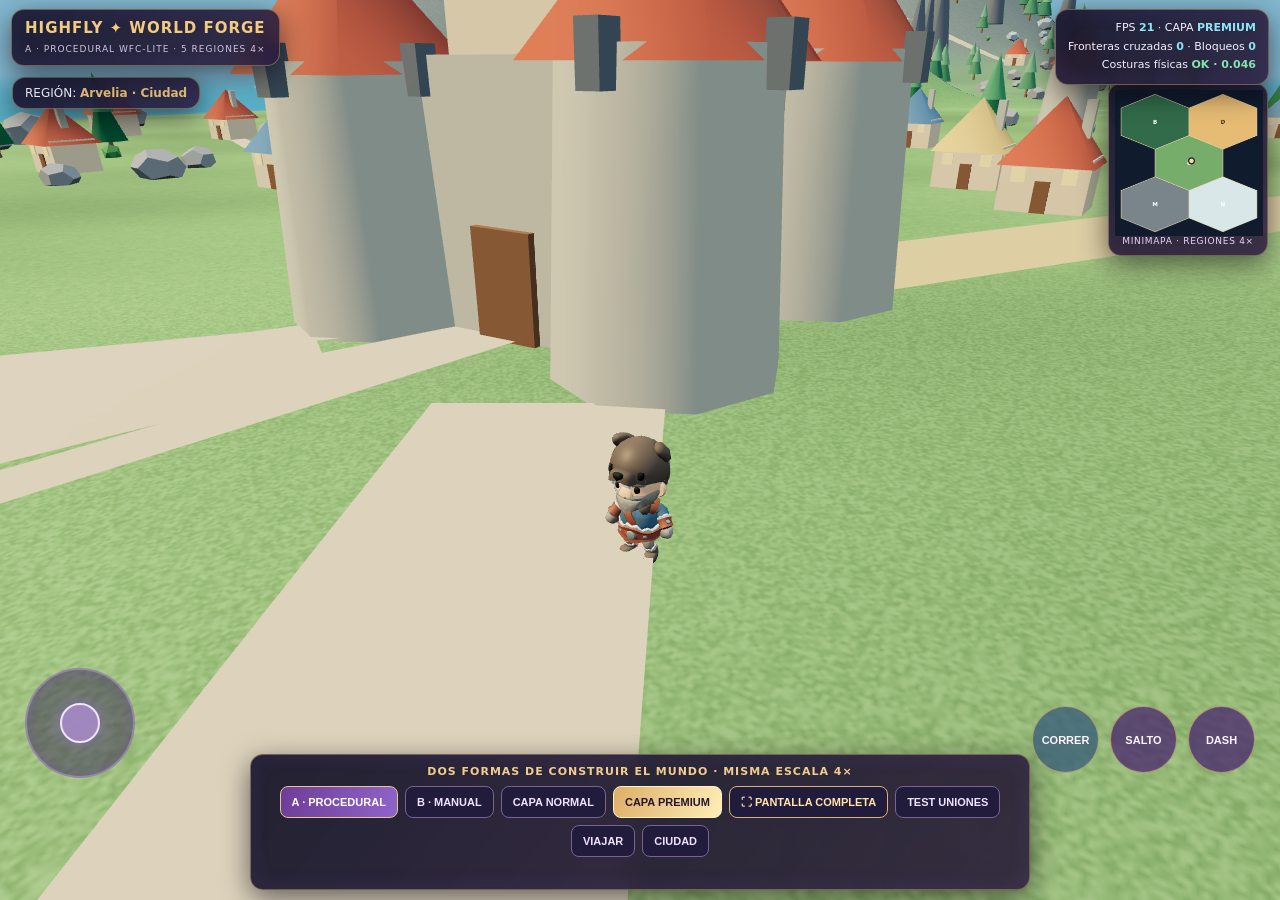
<file: labs/worldforge-compare-4x/index.html>
<!doctype html>
<html lang="es"><head><meta charset="utf-8"><meta name="viewport" content="width=device-width,initial-scale=1,maximum-scale=1,user-scalable=no,viewport-fit=cover"><meta name="theme-color" content="#090d20">
<title>HIGHFLY · Comparativa 4× — WorldForge</title>
<style>
:root{--ink:#0d1125;--gold:#e6be78;--lilac:#a885e6}*{box-sizing:border-box}html,body{height:100%;width:100%;margin:0;overflow:hidden;background:#081224;color:#f4efff;font-family:system-ui,-apple-system,Segoe UI,sans-serif;touch-action:none}
#app{position:fixed;inset:0}canvas{display:block}
.panel{background:linear-gradient(128deg,#141328ed,#261836dd);border:1px solid #ba996785;border-radius:13px;box-shadow:0 8px 28px #07040b90,inset 0 0 22px #8555e41b;backdrop-filter:blur(10px)}
#top{position:fixed;z-index:5;top:9px;left:11px;right:11px;display:flex;align-items:flex-start;justify-content:space-between;gap:8px;pointer-events:none}
#brand{padding:9px 13px;max-width:350px}#brand strong{font-size:15px;color:#f3ca81;letter-spacing:1px;display:block}#brand small{color:#d2c4e5;letter-spacing:1px;font-size:9px}
#metrics{padding:9px 12px;text-align:right;font-size:11px;line-height:1.7;min-width:159px}#metrics b{color:#8ce4f4}
#biome{position:fixed;z-index:3;left:12px;top:77px;padding:8px 12px;pointer-events:none;font-size:12px;max-width:min(320px,45vw)}#biome b{color:var(--gold)}
#map{position:fixed;right:12px;top:83px;width:160px;height:173px;z-index:3;padding:6px;pointer-events:none}
#minimap{width:148px;height:146px;display:block}#map label{font-size:9px;color:#e4d5fb;display:block;text-align:center;letter-spacing:.7px}
#bottom{position:fixed;bottom:10px;left:50%;transform:translateX(-50%);z-index:6;padding:10px 11px;width:min(780px,94vw);pointer-events:auto;text-align:center}
#bottom h2{font-size:11px;letter-spacing:1px;margin:0 0 8px;color:#f2cd8f}
#modes{display:flex;gap:7px;flex-wrap:wrap;justify-content:center}
#modes button,#test,#reset{background:#221c3c;border:1px solid #786393;color:#efe3ff;padding:9px 11px;border-radius:8px;font-weight:700;font-size:11px;cursor:pointer;touch-action:manipulation}
#modes button.active{background:linear-gradient(110deg,#ddaf68,#ffedb7);border-color:#fff1c8;color:#251629}
#desc{font-size:10px;color:#c9bedc;margin:7px 0 1px;min-height:14px}
#joystick{position:fixed;z-index:5;bottom:122px;left:25px;width:110px;height:110px;border-radius:60px;background:#30204a77;border:2px solid #ba94dd88;touch-action:none;box-shadow:inset 0 0 18px #6f40ad55}
#knob{position:absolute;left:33px;top:33px;width:40px;height:40px;border-radius:50%;border:2px solid #efe4ff;background:#a88bccdd;box-shadow:0 0 20px #a07ae1a0}
#acts{position:fixed;bottom:127px;right:25px;display:flex;gap:11px;z-index:5}
#acts button{width:67px;height:67px;border-radius:50%;color:#fdf4ff;font-weight:800;font-size:11px;border:1.5px solid #dab678a9;background:#48246ebd;touch-action:manipulation}
#tooltip{position:fixed;z-index:4;bottom:93px;left:50%;transform:translateX(-50%);text-shadow:0 1px 8px #080b12;font-size:11px;pointer-events:none;white-space:nowrap;color:#eee8f9}
#loading{position:fixed;inset:0;z-index:20;background:#090d1b;display:flex;flex-direction:column;align-items:center;justify-content:center;color:#e9cfac;gap:12px;transition:opacity .55s}#loading strong{font-size:22px;letter-spacing:3px}#loading p{margin:0;color:#d4c6e2}
#loadbar{width:240px;height:5px;background:#312441;border-radius:8px;overflow:hidden}#loadfill{height:100%;width:5%;background:linear-gradient(90deg,#8667c6,#eec27d);transition:width .2s}
@media(max-width:1024px){#top{top:4px;left:5px;right:5px}#brand,#metrics{padding:6px 7px}#brand strong{font-size:11px}#brand small{font-size:8px}#metrics{font-size:9px;min-width:116px}#biome{top:47px;left:5px;font-size:10px;padding:5px 8px}#map{top:49px;right:5px;width:112px;height:130px;padding:3px}#minimap{width:104px;height:111px}#map label{font-size:7px}#bottom{bottom:3px;width:99vw;padding:6px}#bottom h2{font-size:9px;margin:0 0 5px}#modes{gap:3px}#modes button,#test,#reset{font-size:9px;padding:6px 5px;flex:1}#desc{font-size:9px;margin:4px 0 1px}#joystick{left:9px;bottom:80px;width:90px;height:90px}#knob{left:27px;top:27px;width:32px;height:32px}#acts{bottom:88px;right:7px;gap:7px}#acts button{width:52px;height:52px;font-size:10px}#tooltip{display:none}}
</style>
<script type="importmap">{"imports":{"three":"../../lib/three.module.js","three/addons/":"../../lib/jsm/"}}</script>
<style>
#modes button.world-active{background:linear-gradient(100deg,#6e3d96,#8f63c9);border-color:#e7c789;color:white}
#fullscreen{border-color:#d9b078!important;color:#ffe4ac!important}
#run{background:#355a7abd!important}
#run.running{background:#c7a063!important;color:#1d1732!important}
@media(max-width:1024px){#bottom{max-height:37vh;overflow-y:auto}#modes button{flex:1 0 18%;min-width:72px}#joystick{bottom:112px}#acts{bottom:120px;gap:5px}#acts button{width:46px;height:46px;font-size:9px}#brand strong{font-size:10px}#tooltip{display:none}}
</style><style>
#travelPopup{display:none;position:fixed;left:50%;top:18%;transform:translateX(-50%);width:min(580px,92vw);z-index:16;padding:12px;pointer-events:auto}
#travelPopup.open{display:block}
#travelPopup strong{display:block;text-align:center;color:#ffe1a0;font-size:12px;margin-bottom:9px;letter-spacing:1px}
#travelGrid{display:grid;grid-template-columns:repeat(3,1fr);gap:7px}
#travelGrid button{border:1px solid #ae8cc8;border-radius:8px;padding:10px 7px;font-weight:700;color:#f4e8ff;background:#493463;cursor:pointer}
#travelGrid button:active{background:#c39a69}
@media(max-width:1024px){
#map{top:49px;right:5px;width:112px;height:130px}
#minimap{width:104px;height:111px}
#map label{font-size:7px}
#brand strong{font-size:10px}
#bottom{padding:5px 7px;max-height:34vh;overflow-y:auto}
#bottom h2{margin:0 0 3px;font-size:9px}
#modes{gap:3px}
#modes button{flex:1 0 18%;min-width:70px;font-size:9px;padding:6px 4px}
#desc{font-size:9px;margin:3px 0 1px}
#joystick{bottom:110px}
#acts{bottom:113px;right:9px;gap:4px}
#acts button{width:46px;height:46px;font-size:9px}
#travelPopup{top:12%}
#travelGrid button{font-size:10px;padding:8px 4px}
}
</style></head><body>
<div id="app"></div>
<div id="loading"><strong>HIGHFLY</strong><p>CINCO REINOS · WORLD FORGE</p><div id="loadbar"><div id="loadfill"></div></div><small id="loadingtxt">Construyendo terreno continuo...</small></div>
<div id="top"><div id="brand" class="panel"><strong>HIGHFLY ✦ WORLD FORGE</strong><small>DOS MUNDOS × DOS CAPAS · ESCALA 4×</small></div><div id="metrics" class="panel">FPS <b id="fps">--</b> · CAPA <b id="modeLabel">PREMIUM</b><br>Fronteras cruzadas <b id="crossings">0</b> · Bloqueos <b id="blocks">0</b><br>Costuras físicas <b id="seamStatus">sin comprobar</b></div></div>
<div id="biome" class="panel">REGIÓN: <b id="biomeName">Arvelia · Ciudad</b></div>
<div id="map" class="panel"><canvas id="minimap" width="296" height="290"></canvas><label>MINIMAPA · REGIONES 4×</label></div>
<div id="joystick"><div id="knob"></div></div>
<div id="acts"><button id="run">CORRER</button><button id="jump">SALTO</button><button id="dash">DASH</button></div>
<div id="travelPopup" class="panel"><strong>VIAJAR A UNA REGIÓN · SIN CAMBIAR EL MUNDO</strong><div id="travelGrid"><button data-region="0">🏰 Arvelia</button><button data-region="1">🌲 Bosque</button><button data-region="2">☀️ Desierto</button><button data-region="3">⛰️ Montañas</button><button data-region="4">❄️ Nieve</button><button id="closeTravel">✕ Cerrar</button></div></div>
<div id="tooltip">WASD / joystick · cámara libre derecha · ESPACIO salto · SHIFT correr · Q dash</div>
<div id="bottom" class="panel"><h2>DOS FORMAS DE CONSTRUIR EL MUNDO · MISMA ESCALA 4×</h2><div id="modes"><button id="worldAuto">A · PROCEDURAL</button><button id="worldManual">B · MANUAL</button><button data-mode="1">CAPA NORMAL</button><button class="active" data-mode="2">CAPA PREMIUM</button><button id="fullscreen">⛶ PANTALLA COMPLETA</button><button id="test">TEST UNIONES</button><button id="travel">VIAJAR</button><button id="reset">CIUDAD</button></div><div id="desc">Mundo 4×, cámara en tercera persona, terreno continuo y zonas amplias por explorar.</div></div>
<script>
(function(){
 let shown=false;
 const showError=function(message){
   if(shown)return;shown=true;
   const panel=document.getElementById('loading'),msg=document.getElementById('loadingtxt');
   if(!panel||!msg)return;
   panel.style.opacity='1';panel.style.pointerEvents='auto';
   msg.textContent='ERROR AL INICIAR: '+String(message||'Error desconocido').slice(0,220);
   msg.style.maxWidth='min(92vw,540px)';msg.style.textAlign='center';msg.style.color='#ffc2ae';
   const bar=document.getElementById('loadbar');if(bar)bar.style.display='none';
   const retry=document.createElement('button');retry.textContent='REINTENTAR CARGA';retry.style.cssText='padding:12px 22px;background:#e6be78;border:0;border-radius:10px;color:#211629;font-weight:800;cursor:pointer';
   retry.onclick=function(){location.reload()};panel.append(retry);
   const hint=document.createElement('small');hint.textContent='Si vuelve a fallar, enviame una captura con este mensaje.';hint.style.textAlign='center';panel.append(hint);
 };
 window.HIGHFLY_SHOW_ERROR=showError;
 window.addEventListener('error',function(e){if(e.message)showError(e.message)},true);
 window.addEventListener('unhandledrejection',function(e){showError(e.reason&&e.reason.message||String(e.reason))});
 setTimeout(function(){if(!window.HIGHFLY_TEST&&document.getElementById('loading'))showError('La escena no respondió. Verificá WebGL y la conexión de red.')},30000);
})();
</script>
<script type="module" src="./world.js?v=worldforge-4x-foliage-final-20261114"></script>
</body></html>
</file>
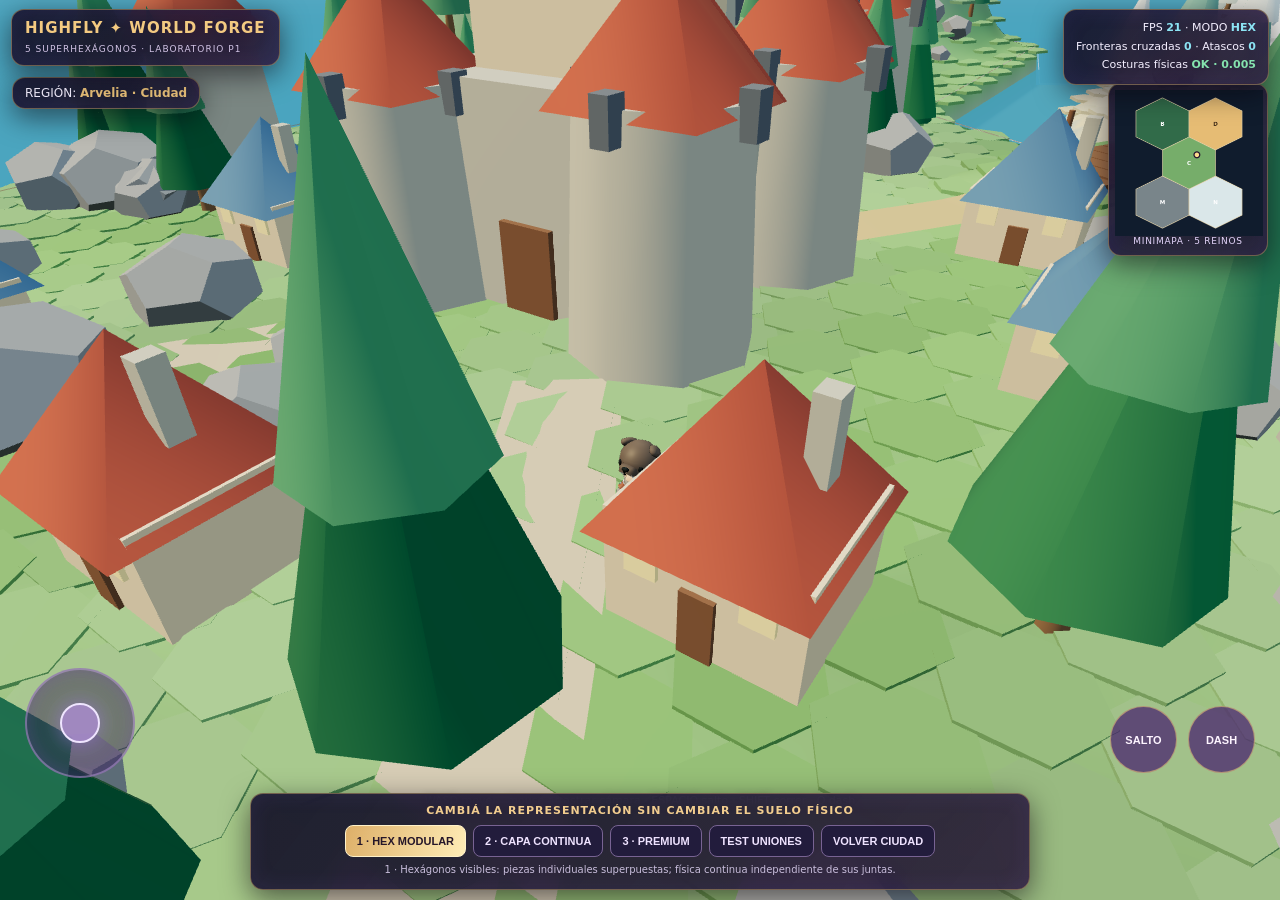
<file: labs/worldforge-five-realms/index.html>
<!doctype html>
<html lang="es"><head><meta charset="utf-8"><meta name="viewport" content="width=device-width,initial-scale=1,maximum-scale=1,user-scalable=no,viewport-fit=cover"><meta name="theme-color" content="#090d20">
<title>HIGHFLY · Cinco Reinos — WorldForge</title>
<style>
:root{--ink:#0d1125;--gold:#e6be78;--lilac:#a885e6}*{box-sizing:border-box}html,body{height:100%;width:100%;margin:0;overflow:hidden;background:#081224;color:#f4efff;font-family:system-ui,-apple-system,Segoe UI,sans-serif;touch-action:none}
#app{position:fixed;inset:0}canvas{display:block}
.panel{background:linear-gradient(128deg,#141328ed,#261836dd);border:1px solid #ba996785;border-radius:13px;box-shadow:0 8px 28px #07040b90,inset 0 0 22px #8555e41b;backdrop-filter:blur(10px)}
#top{position:fixed;z-index:5;top:9px;left:11px;right:11px;display:flex;align-items:flex-start;justify-content:space-between;gap:8px;pointer-events:none}
#brand{padding:9px 13px;max-width:350px}#brand strong{font-size:15px;color:#f3ca81;letter-spacing:1px;display:block}#brand small{color:#d2c4e5;letter-spacing:1px;font-size:9px}
#metrics{padding:9px 12px;text-align:right;font-size:11px;line-height:1.7;min-width:159px}#metrics b{color:#8ce4f4}
#biome{position:fixed;z-index:3;left:12px;top:77px;padding:8px 12px;pointer-events:none;font-size:12px;max-width:min(320px,45vw)}#biome b{color:var(--gold)}
#map{position:fixed;right:12px;top:83px;width:160px;height:173px;z-index:3;padding:6px;pointer-events:none}
#minimap{width:148px;height:146px;display:block}#map label{font-size:9px;color:#e4d5fb;display:block;text-align:center;letter-spacing:.7px}
#bottom{position:fixed;bottom:10px;left:50%;transform:translateX(-50%);z-index:6;padding:10px 11px;width:min(780px,94vw);pointer-events:auto;text-align:center}
#bottom h2{font-size:11px;letter-spacing:1px;margin:0 0 8px;color:#f2cd8f}
#modes{display:flex;gap:7px;flex-wrap:wrap;justify-content:center}
#modes button,#test,#reset{background:#221c3c;border:1px solid #786393;color:#efe3ff;padding:9px 11px;border-radius:8px;font-weight:700;font-size:11px;cursor:pointer;touch-action:manipulation}
#modes button.active{background:linear-gradient(110deg,#ddaf68,#ffedb7);border-color:#fff1c8;color:#251629}
#desc{font-size:10px;color:#c9bedc;margin:7px 0 1px;min-height:14px}
#joystick{position:fixed;z-index:5;bottom:122px;left:25px;width:110px;height:110px;border-radius:60px;background:#30204a77;border:2px solid #ba94dd88;touch-action:none;box-shadow:inset 0 0 18px #6f40ad55}
#knob{position:absolute;left:33px;top:33px;width:40px;height:40px;border-radius:50%;border:2px solid #efe4ff;background:#a88bccdd;box-shadow:0 0 20px #a07ae1a0}
#acts{position:fixed;bottom:127px;right:25px;display:flex;gap:11px;z-index:5}
#acts button{width:67px;height:67px;border-radius:50%;color:#fdf4ff;font-weight:800;font-size:11px;border:1.5px solid #dab678a9;background:#48246ebd;touch-action:manipulation}
#tooltip{position:fixed;z-index:4;bottom:93px;left:50%;transform:translateX(-50%);text-shadow:0 1px 8px #080b12;font-size:11px;pointer-events:none;white-space:nowrap;color:#eee8f9}
#loading{position:fixed;inset:0;z-index:20;background:#090d1b;display:flex;flex-direction:column;align-items:center;justify-content:center;color:#e9cfac;gap:12px;transition:opacity .55s}#loading strong{font-size:22px;letter-spacing:3px}#loading p{margin:0;color:#d4c6e2}
#loadbar{width:240px;height:5px;background:#312441;border-radius:8px;overflow:hidden}#loadfill{height:100%;width:5%;background:linear-gradient(90deg,#8667c6,#eec27d);transition:width .2s}
@media(max-width:700px){#top{top:4px;left:5px;right:5px}#brand,#metrics{padding:6px 7px}#brand strong{font-size:11px}#brand small{font-size:8px}#metrics{font-size:9px;min-width:116px}#biome{top:47px;left:5px;font-size:10px;padding:5px 8px}#map{top:49px;right:5px;width:112px;height:130px;padding:3px}#minimap{width:104px;height:111px}#map label{font-size:7px}#bottom{bottom:3px;width:99vw;padding:6px}#bottom h2{font-size:9px;margin:0 0 5px}#modes{gap:3px}#modes button,#test,#reset{font-size:9px;padding:6px 5px;flex:1}#desc{font-size:9px;margin:4px 0 1px}#joystick{left:9px;bottom:80px;width:90px;height:90px}#knob{left:27px;top:27px;width:32px;height:32px}#acts{bottom:88px;right:7px;gap:7px}#acts button{width:52px;height:52px;font-size:10px}#tooltip{display:none}}
</style>
<script type="importmap">{"imports":{"three":"../../lib/three.module.js","three/addons/":"../../lib/jsm/"}}</script>
</head><body>
<div id="app"></div>
<div id="loading"><strong>HIGHFLY</strong><p>CINCO REINOS · WORLD FORGE</p><div id="loadbar"><div id="loadfill"></div></div><small id="loadingtxt">Construyendo terreno continuo...</small></div>
<div id="top"><div id="brand" class="panel"><strong>HIGHFLY ✦ WORLD FORGE</strong><small>5 SUPERHEXÁGONOS · LABORATORIO P1</small></div><div id="metrics" class="panel">FPS <b id="fps">--</b> · MODO <b id="modeLabel">HEX</b><br>Fronteras cruzadas <b id="crossings">0</b> · Atascos <b id="blocks">0</b><br>Costuras físicas <b id="seamStatus">sin comprobar</b></div></div>
<div id="biome" class="panel">REGIÓN: <b id="biomeName">Arvelia · Ciudad</b></div>
<div id="map" class="panel"><canvas id="minimap" width="296" height="290"></canvas><label>MINIMAPA · 5 REINOS</label></div>
<div id="joystick"><div id="knob"></div></div>
<div id="acts"><button id="jump">SALTO</button><button id="dash">DASH</button></div>
<div id="tooltip">WASD mover · mouse arrastrar cámara · ESPACIO salto · SHIFT correr · Q dash</div>
<div id="bottom" class="panel"><h2>CAMBIÁ LA REPRESENTACIÓN SIN CAMBIAR EL SUELO FÍSICO</h2><div id="modes"><button class="active" data-mode="0">1 · HEX MODULAR</button><button data-mode="1">2 · CAPA CONTINUA</button><button data-mode="2">3 · PREMIUM</button><button id="test">TEST UNIONES</button><button id="reset">VOLVER CIUDAD</button></div><div id="desc">Piezas hexagonales visibles; movimiento con una superficie de altura compartida.</div></div>
<script>
(function(){
 let shown=false;
 const showError=function(message){
   if(shown)return;shown=true;
   const panel=document.getElementById('loading'),msg=document.getElementById('loadingtxt');
   if(!panel||!msg)return;
   panel.style.opacity='1';panel.style.pointerEvents='auto';
   msg.textContent='ERROR AL INICIAR: '+String(message||'Error desconocido').slice(0,220);
   msg.style.maxWidth='min(92vw,540px)';msg.style.textAlign='center';msg.style.color='#ffc2ae';
   const bar=document.getElementById('loadbar');if(bar)bar.style.display='none';
   const retry=document.createElement('button');retry.textContent='REINTENTAR CARGA';retry.style.cssText='padding:12px 22px;background:#e6be78;border:0;border-radius:10px;color:#211629;font-weight:800;cursor:pointer';
   retry.onclick=function(){location.reload()};panel.append(retry);
   const hint=document.createElement('small');hint.textContent='Si vuelve a fallar, enviame una captura con este mensaje.';hint.style.textAlign='center';panel.append(hint);
 };
 window.HIGHFLY_SHOW_ERROR=showError;
 window.addEventListener('error',function(e){if(e.message)showError(e.message)},true);
 window.addEventListener('unhandledrejection',function(e){showError(e.reason&&e.reason.message||String(e.reason))});
 setTimeout(function(){if(!window.HIGHFLY_TEST&&document.getElementById('loading'))showError('La escena no respondió. Verificá WebGL y la conexión de red.')},30000);
})();
</script>
<script type="module" src="./world.js?v=p1-joystick-fixed-20261114"></script>
</body></html>
</file>
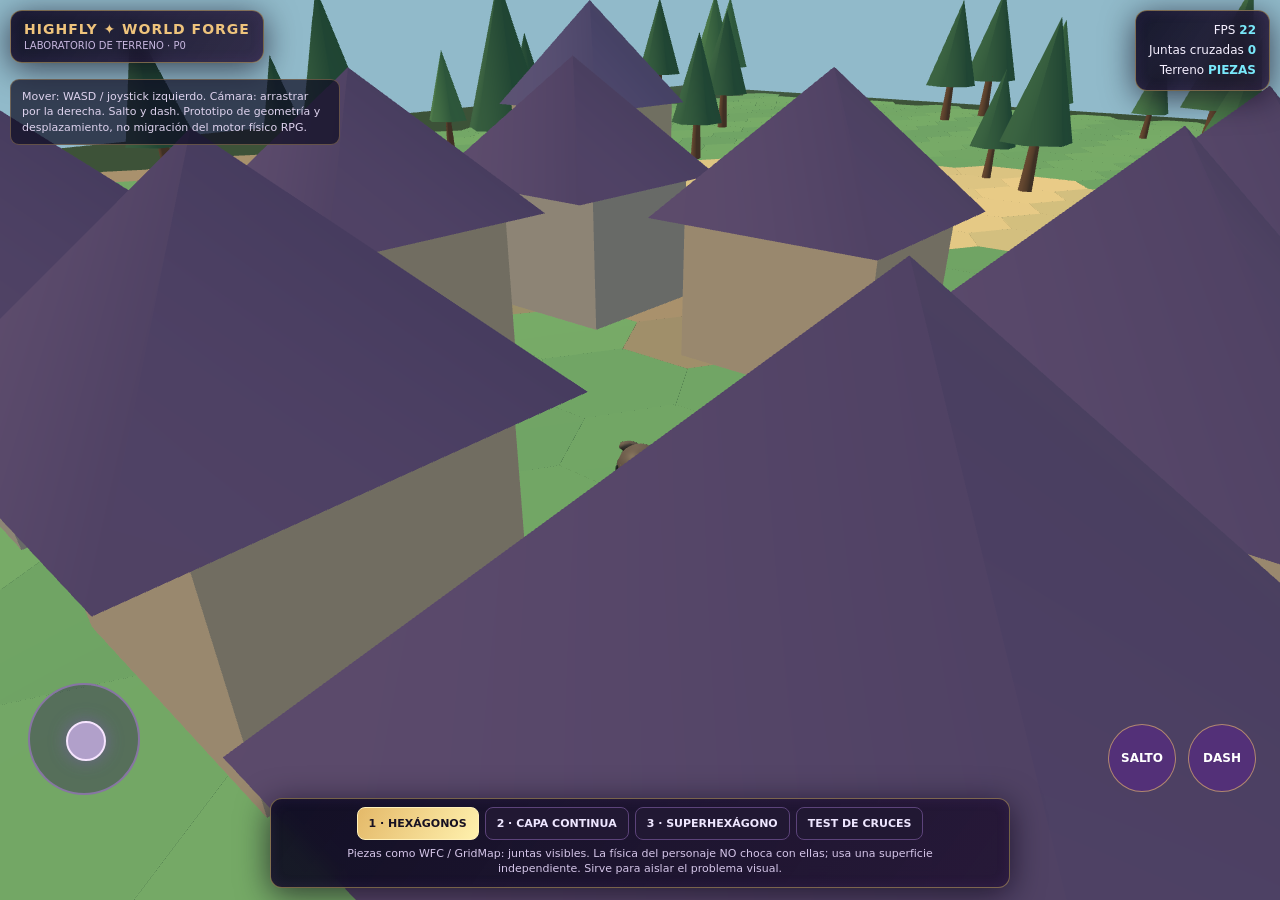
<file: labs/worldforge-terrain-p0/index.html>
<!doctype html>
<html lang="es">
<head>
<meta charset="utf-8"><meta name="viewport" content="width=device-width,initial-scale=1,maximum-scale=1,user-scalable=no,viewport-fit=cover">
<meta name="theme-color" content="#0b0c1a"><title>HIGHFLY · WorldForge Terrain Lab</title>
<style>
*{box-sizing:border-box}html,body{margin:0;width:100%;height:100%;overflow:hidden;background:#080b17;color:#f6f0ff;font:13px system-ui,Segoe UI,sans-serif;touch-action:none}
#view{position:fixed;inset:0}canvas{display:block}
.hud{position:fixed;z-index:2;pointer-events:none}.top{top:10px;left:10px;right:10px;display:flex;gap:10px;align-items:flex-start;justify-content:space-between}
.brand,.stats,.panel{background:linear-gradient(125deg,rgba(12,11,31,.92),rgba(31,17,48,.83));border:1px solid rgba(214,180,105,.5);box-shadow:0 6px 32px #090315aa, inset 0 0 14px #8b50c91d;border-radius:12px;padding:10px 13px;backdrop-filter:blur(10px)}
.brand b{display:block;font-size:14px;letter-spacing:1px;color:#efc47c}.brand small{color:#c7b7df;font-size:10px}.stats{font-size:12px;text-align:right;line-height:1.65;min-width:122px}.stats b{color:#79e9fb}
.panel{position:fixed;bottom:12px;left:50%;transform:translateX(-50%);width:min(740px,94vw);padding:8px;z-index:3;pointer-events:auto}
.modes{display:flex;gap:6px;flex-wrap:wrap;justify-content:center}
button{font-family:inherit;touch-action:manipulation;cursor:pointer}
.modes button,.actions button{color:#eee6ff;background:#211833;border:1px solid #5c437a;border-radius:8px;padding:9px 11px;font-weight:650;font-size:11px}
.modes button.on{color:#171122;background:linear-gradient(120deg,#e4b969,#fff1ae);border-color:#fff0b9}
.descr{font-size:11px;line-height:1.3;text-align:center;color:#d4c5e8;max-width:650px;margin:7px auto 3px}
.controls{position:fixed;inset:0;z-index:2;pointer-events:none}
#stick{position:absolute;bottom:105px;left:28px;width:112px;height:112px;border-radius:50%;border:2px solid #a179c8aa;background:#2a1a4b64;pointer-events:auto;touch-action:none}
#knob{position:absolute;left:36px;top:36px;width:40px;height:40px;border-radius:50%;background:#d6b3f6b8;border:2px solid #f6e4ff;box-shadow:0 0 18px #965bdf66}
.actions{position:absolute;bottom:108px;right:24px;display:flex;gap:12px;pointer-events:auto}
.actions button{width:68px;height:68px;border-radius:50%;font-size:12px;color:white;background:#562b81bb;border-color:#e3b46ca9}
#hint{position:fixed;top:79px;left:10px;max-width:330px;padding:9px 11px;border:1px solid #b3915e77;border-radius:9px;background:#100e25b8;z-index:2;color:#ddd2ed;font-size:11px;line-height:1.4;pointer-events:none}
@media(max-width:600px){.top{top:5px;left:5px;right:5px}.brand,.stats{padding:5px 7px}.brand b{font-size:11px}.brand small{font-size:9px}.stats{font-size:10px;min-width:100px}.panel{bottom:4px;width:98vw;padding:6px}.modes button{padding:7px 5px;font-size:9px;flex:1}.descr{font-size:9px;margin:4px auto 0}.actions{bottom:83px;right:8px;gap:6px}.actions button{width:52px;height:52px;font-size:10px}#stick{left:12px;bottom:80px;width:91px;height:91px}#knob{left:28px;top:28px;width:31px;height:31px}#hint{max-width:230px;top:50px;font-size:9px;padding:6px}}
</style>
<script type="importmap">{"imports":{"three":"../../lib/three.module.js","three/addons/":"../../lib/jsm/"}}</script>
</head>
<body>
<div id="view"></div>
<div class="hud top"><div class="brand"><b>HIGHFLY ✦ WORLD FORGE</b><small>LABORATORIO DE TERRENO · P0</small></div><div class="stats">FPS <b id="fps">--</b><br>Juntas cruzadas <b id="seams">0</b><br>Terreno <b id="groundtype">PIEZAS</b></div></div>
<div id="hint">Mover: WASD / joystick izquierdo. Cámara: arrastrar por la derecha. Salto y dash. Prototipo de geometría y desplazamiento, no migración del motor físico RPG.</div>
<div class="controls"><div id="stick"><div id="knob"></div></div><div class="actions"><button id="jump">SALTO</button><button id="dash">DASH</button></div></div>
<div class="panel"><div class="modes"><button class="on" data-mode="0">1 · HEXÁGONOS</button><button data-mode="1">2 · CAPA CONTINUA</button><button data-mode="2">3 · SUPERHEXÁGONO</button><button id="autotest">TEST DE CRUCES</button></div><div class="descr" id="desc">Piezas independientes al estilo de generadores WFC / GridMap; juntas visibles. El jugador utiliza un suelo matemático plano sin colisionar con los bordes de las piezas.</div></div>
<script type="module">
import * as THREE from 'three';
import { GLTFLoader } from 'three/addons/loaders/GLTFLoader.js';
const root=document.getElementById('view'),seamsEl=document.getElementById('seams'),desc=document.getElementById('desc'),groundType=document.getElementById('groundtype');
const scene=new THREE.Scene();scene.background=new THREE.Color(0x91baca);scene.fog=new THREE.Fog(0x91baca,75,220);
const camera=new THREE.PerspectiveCamera(57,innerWidth/innerHeight,.1,500);
const renderer=new THREE.WebGLRenderer({antialias:true,powerPreference:'high-performance'});renderer.setPixelRatio(Math.min(devicePixelRatio,1.65));renderer.setSize(innerWidth,innerHeight);renderer.outputColorSpace=THREE.SRGBColorSpace;renderer.shadowMap.enabled=false;root.appendChild(renderer.domElement);
scene.add(new THREE.HemisphereLight(0xe0f3ff,0x556044,2.15));const sun=new THREE.DirectionalLight(0xffe6ac,2.1);sun.position.set(-40,75,35);scene.add(sun);
const modeGroups=[new THREE.Group(),new THREE.Group(),new THREE.Group()];modeGroups.forEach(g=>scene.add(g));
const C={grass:new THREE.Color('#71a66a'),grass2:new THREE.Color('#4a825e'),sand:new THREE.Color('#e4c78c'),rock:new THREE.Color('#77838b'),snow:new THREE.Color('#e7e6e0'),earth:new THREE.Color('#a48c70')};
const clamp=(v,a,b)=>Math.max(a,Math.min(b,v)),sm=(a,b,x)=>{let t=clamp((x-a)/(b-a),0,1);return t*t*(3-2*t)},mix=(a,b,t)=>a.clone().lerp(b,clamp(t,0,1));
function flatHeight(){return 0;}
function plainHeight(x,z){return .5+.37*Math.sin(x*.09)*Math.cos(z*.08)+1.3*Math.exp(-((x+35)**2+(z-32)**2)/520);}
function hexHeight(x,z){
 const rad=Math.hypot(x,z),coast=sm(43,64,rad),mt=Math.exp(-((x-27)**2/310+(z+21)**2/330)),hill=Math.exp(-((x+27)**2+(z-14)**2)/460);
 const ridge=mt*(12+2.5*Math.sin(x*.31)*Math.cos(z*.27));
 const riverX=8+5*Math.sin(z*.065),river=Math.exp(-((x-riverX)**2)/9)*(1-sm(10,24,Math.abs(x-27)));
 const lake=Math.exp(-((x+19)**2+(z+19)**2)/95);
 return .55+.32*Math.sin(x*.12)*Math.cos(z*.095)+ridge+4.2*hill-3.2*coast-1.75*river-2.2*lake;
}
function terrainColor(x,z,y,isHex){
 const rad=Math.hypot(x,z),noise=.5+.5*Math.sin(x*.24+Math.cos(z*.12))*Math.sin(z*.15);
 let col=mix(C.grass,C.grass2,noise*.68);
 if(isHex){col=mix(col,C.sand,sm(43,59,rad));col=mix(col,C.sand,Math.exp(-((x-40)**2+(z-24)**2)/260)*.8);}
 else col=mix(col,C.earth,Math.exp(-((x+35)**2+(z-32)**2)/300)*.4);
 col=mix(col,C.rock,sm(4.5,9.5,y));col=mix(col,C.snow,sm(12,17,y));return col;
}
function buildContinuous(group,hex){
 const positions=[],colors=[],indices=[],fn=hex?hexHeight:plainHeight;
 if(hex){
 const sides=288,rings=46,R=64;
 function border(j){const t=j/sides*6,i=Math.floor(t),f=t-i,a=Math.PI/6+i*Math.PI/3,b=a+Math.PI/3;return [R*(Math.cos(a)*(1-f)+Math.cos(b)*f),R*(Math.sin(a)*(1-f)+Math.sin(b)*f)]}
 function put(x,z){const y=fn(x,z),c=terrainColor(x,z,y,true);positions.push(x,y,z);colors.push(c.r,c.g,c.b)}
 put(0,0);
 for(let r=1;r<=rings;r++){for(let j=0;j<sides;j++){const p=border(j);put(p[0]*r/rings,p[1]*r/rings)}}
 for(let j=0;j<sides;j++)indices.push(0,1+(j+1)%sides,1+j);
 for(let r=2;r<=rings;r++)for(let j=0;j<sides;j++){let a=1+(r-2)*sides+j,b=1+(r-1)*sides+j,c=1+(r-2)*sides+(j+1)%sides,d=1+(r-1)*sides+(j+1)%sides;indices.push(a,d,b,a,c,d)}
 }else{
 const n=134,size=145;for(let iz=0;iz<=n;iz++)for(let ix=0;ix<=n;ix++){let x=(ix/n-.5)*size,z=(iz/n-.5)*size,y=fn(x,z),c=terrainColor(x,z,y,false);positions.push(x,y,z);colors.push(c.r,c.g,c.b)}
 for(let z=0;z<n;z++)for(let x=0;x<n;x++){const a=z*(n+1)+x,b=a+1,c=a+n+1,d=c+1;indices.push(a,c,b,b,c,d)}
 }
 const geo=new THREE.BufferGeometry();geo.setAttribute('position',new THREE.Float32BufferAttribute(positions,3));geo.setAttribute('color',new THREE.Float32BufferAttribute(colors,3));geo.setIndex(indices);geo.computeVertexNormals();
 const material=new THREE.MeshStandardMaterial({vertexColors:true,roughness:.92,side:THREE.DoubleSide});
 const mesh=new THREE.Mesh(geo,material);group.add(mesh);
}
const worldMat=new THREE.MeshStandardMaterial({color:0x5c9170,roughness:1});const hexG=modeGroups[0];
const tileGeo=new THREE.CylinderGeometry(2.16,2.16,.45,6,1,false);
const max=33*33,tileMat=new THREE.MeshStandardMaterial({color:0xffffff,roughness:1});
const hexes=new THREE.InstancedMesh(tileGeo,tileMat,max);hexG.add(hexes);const tmp=new THREE.Object3D();let idx=0;
for(let a=-16;a<=16;a++)for(let b=-16;b<=16;b++){const x=a*3.23,z=(b+(Math.abs(a)%2)*.5)*3.73;tmp.position.set(x,-.235,z);tmp.rotation.y=Math.PI/6;tmp.updateMatrix();hexes.setMatrixAt(idx,tmp.matrix);const col=(Math.abs(z)<4.7)?C.earth:(Math.hypot(x+19,z+17)<12?C.sand:C.grass);hexes.setColorAt(idx,mix(col,C.grass2,(Math.sin(a*29.1+b*12.4)+1)*.12));idx++}
hexes.count=idx;hexes.instanceMatrix.needsUpdate=true;if(hexes.instanceColor)hexes.instanceColor.needsUpdate=true;
const beneath=new THREE.Mesh(new THREE.PlaneGeometry(140,140),new THREE.MeshStandardMaterial({color:0x314b36,roughness:1}));beneath.rotation.x=-Math.PI/2;beneath.position.y=-.55;hexG.add(beneath);
buildContinuous(modeGroups[1],false);buildContinuous(modeGroups[2],true);
const ocean=new THREE.Mesh(new THREE.PlaneGeometry(350,350),new THREE.MeshStandardMaterial({color:0x4c94af,metalness:.06,roughness:.36,transparent:true,opacity:.88}));ocean.rotation.x=-Math.PI/2;ocean.position.y=-2;modeGroups[2].add(ocean);
const lake=new THREE.Mesh(new THREE.CircleGeometry(7.7,60),new THREE.MeshStandardMaterial({color:0x5cacc3,transparent:true,opacity:.86,roughness:.2,side:THREE.DoubleSide}));lake.rotation.x=-Math.PI/2;lake.position.set(-19,-.15,-19);modeGroups[2].add(lake);
function box(group,w,h,d,x,y,z,color){const mesh=new THREE.Mesh(new THREE.BoxGeometry(w,h,d),new THREE.MeshStandardMaterial({color,roughness:.83}));mesh.position.set(x,y,z);group.add(mesh);return mesh}
function tower(group,x,z,fn){let y=fn(x,z);box(group,4,5,4,x,y+2.5,z,0xc6b49b);const roof=new THREE.Mesh(new THREE.ConeGeometry(3.25,3.2,4),new THREE.MeshStandardMaterial({color:0x514a78}));roof.position.set(x,y+6.6,z);roof.rotation.y=Math.PI/4;group.add(roof)}
function house(group,x,z,fn,tint){const y=fn(x,z);box(group,5,3.6,4,x,y+1.8,z,tint||0xc8a887);const roof=new THREE.Mesh(new THREE.ConeGeometry(4.1,3.2,4),new THREE.MeshStandardMaterial({color:0x52436f}));roof.position.set(x,y+5.2,z);roof.rotation.y=Math.PI/4;group.add(roof)}
function rand(seed){let v=Math.sin(seed*127.1+3.45)*43758.5453;return v-Math.floor(v)}
function tree(group,x,z,fn,scale){const y=fn(x,z),g=new THREE.Group();g.position.set(x,y,z);g.scale.setScalar(scale);const trunk=new THREE.Mesh(new THREE.CylinderGeometry(.22,.35,2.6,5),new THREE.MeshStandardMaterial({color:0x72513d}));trunk.position.y=1.3;g.add(trunk);const leaf=new THREE.Mesh(new THREE.ConeGeometry(1.65,5.3,6),new THREE.MeshStandardMaterial({color:rand(x+z)>.5?0x38684c:0x4c8056}));leaf.position.y=4.9;g.add(leaf);group.add(g)}
for(let mode=0;mode<3;mode++){
 const group=modeGroups[mode],fn=mode===0?flatHeight:(mode===1?plainHeight:hexHeight),sx=mode===2?-11:-9,sz=mode===2?12:9;
 tower(group,sx-13,sz-11,fn);tower(group,sx+13,sz-11,fn);tower(group,sx-13,sz+11,fn);tower(group,sx+13,sz+11,fn);
 for(let i=0;i<9;i++){const x=sx-9+(i%3)*8,z=sz-6+Math.floor(i/3)*7;if(i===4)continue;house(group,x,z,fn,i%2?0xc8b19b:0xb8aca5)}
 for(let i=0;i<105;i++){const x=(rand(i*4+mode*11)-.5)*115,z=(rand(i*7+3+mode*31)-.5)*115;
  if(Math.hypot(x-sx,z-sz)<24||mode===2&&(Math.hypot(x,z)>53||hexHeight(x,z)>7||Math.hypot(x+19,z+19)<10)||mode===1&&Math.abs(z)<3)continue;
  tree(group,x,z,fn,.7+rand(i*8+mode)*.55)}
}
const player=new THREE.Group();scene.add(player);const figure=new THREE.Group();player.add(figure);
const humanoidMat=new THREE.MeshStandardMaterial({color:0x8b70d7,roughness:.7});
let body=new THREE.Mesh(new THREE.CapsuleGeometry(.43,1.15,5,8),humanoidMat);body.position.y=1.06;figure.add(body);
let head=new THREE.Mesh(new THREE.SphereGeometry(.38,10,8),new THREE.MeshStandardMaterial({color:0xf2c8a1}));head.position.y=2.05;figure.add(head);
new GLTFLoader().load('../../assets/models/player_barbarian.glb',g=>{if(!g.scene)return;const model=g.scene;model.scale.setScalar(.72);model.traverse(o=>{if(o.isMesh){o.castShadow=false;o.receiveShadow=true}if(o.name&&(/axe|shield|mug|cape/i).test(o.name))o.visible=false});figure.clear();figure.add(model);if(g.animations.length){const mixer=new THREE.AnimationMixer(model);let idle=g.animations.find(a=>/Idle/i.test(a.name));if(idle)mixer.clipAction(idle).play();window.hfMixer=mixer}},undefined,()=>{});
let mode=0,blocked=0,crossed=0,lastTile='',jumpV=0,jumpPos=0,runBoost=0,yaw=.7,pitch=.42,camDist=13;
const input={w:false,a:false,s:false,d:false,run:false},joy={x:0,y:0};const keys={KeyW:'w',ArrowUp:'w',KeyA:'a',ArrowLeft:'a',KeyS:'s',ArrowDown:'s',KeyD:'d',ArrowRight:'d'};
addEventListener('keydown',e=>{if(keys[e.code]){input[keys[e.code]]=true;e.preventDefault()}if(e.code==='ShiftLeft')input.run=true;if(e.code==='Space'){jump();e.preventDefault()}});
addEventListener('keyup',e=>{if(keys[e.code])input[keys[e.code]]=false;if(e.code==='ShiftLeft')input.run=false});
function jump(){if(jumpPos<=.02){jumpV=7.7;jumpPos=.01}}
document.getElementById('jump').addEventListener('pointerdown',e=>{e.preventDefault();jump()});
document.getElementById('dash').addEventListener('pointerdown',e=>{e.preventDefault();runBoost=.38});
const stick=document.getElementById('stick'),knob=document.getElementById('knob');let stickId=null;
function joyUpdate(e){const b=stick.getBoundingClientRect(),cx=b.left+b.width/2,cy=b.top+b.height/2,lim=b.width*.34;let dx=e.clientX-cx,dy=e.clientY-cy,n=Math.max(lim,Math.hypot(dx,dy));joy.x=dx/n;joy.y=dy/n;knob.style.transform='translate('+(joy.x*lim)+'px,'+(joy.y*lim)+'px)'}
stick.addEventListener('pointerdown',e=>{e.preventDefault();stickId=e.pointerId;stick.setPointerCapture(stickId);joyUpdate(e)});stick.addEventListener('pointermove',e=>{if(stickId===e.pointerId)joyUpdate(e)});
function releaseStick(e){if(stickId===e.pointerId){stickId=null;joy.x=0;joy.y=0;knob.style.transform='translate(0,0)'}}
stick.addEventListener('pointerup',releaseStick);stick.addEventListener('pointercancel',releaseStick);
let camPointer=null,prevX=0,prevY=0;
renderer.domElement.addEventListener('pointerdown',e=>{if(camPointer!==null)return;camPointer=e.pointerId;prevX=e.clientX;prevY=e.clientY;renderer.domElement.setPointerCapture(e.pointerId)});
renderer.domElement.addEventListener('pointermove',e=>{if(e.pointerId!==camPointer)return;let dx=e.clientX-prevX,dy=e.clientY-prevY;prevX=e.clientX;prevY=e.clientY;yaw-=dx*.008;pitch=clamp(pitch+dy*.005,.14,1.1)});
function endCam(e){if(e.pointerId===camPointer)camPointer=null}renderer.domElement.addEventListener('pointerup',endCam);renderer.domElement.addEventListener('pointercancel',endCam);
renderer.domElement.addEventListener('wheel',e=>{camDist=clamp(camDist+Math.sign(e.deltaY)*1,7,24)},{passive:true});
const names=['PIEZAS','CONTINUO','SUPERHEX'],texts=[
'Piezas como WFC / GridMap: juntas visibles. La física del personaje NO choca con ellas; usa una superficie independiente. Sirve para aislar el problema visual.',
'Suelo de UNA SOLA MALLA sin costuras entre hexágonos. Ciudad, caminos, árboles y suaves colinas; el personaje sigue exactamente la misma función de altura.',
'UN ÚNICO TERRITORIO con borde hexagonal, playa, bosque, pueblo, lago, montañas y colinas. Mezcla de materiales por vértice y alturas continuas.'
];
function height(x,z){return mode===0?flatHeight(x,z):mode===1?plainHeight(x,z):hexHeight(x,z)}
function setMode(n){mode=n;modeGroups.forEach((g,i)=>g.visible=i===n);document.querySelectorAll('[data-mode]').forEach(b=>b.classList.toggle('on',Number(b.dataset.mode)===n));desc.textContent=texts[n];groundType.textContent=names[n];player.position.set(n===2?-10:-8,0,n===2?14:12);player.position.y=height(player.position.x,player.position.z);jumpPos=0;jumpV=0;crossed=0;lastTile='';seamsEl.textContent='0'}
document.querySelectorAll('[data-mode]').forEach(b=>b.addEventListener('click',()=>setMode(Number(b.dataset.mode))));
document.getElementById('autotest').addEventListener('click',()=>{let count=0,maxDelta=0,prev=height(-12,10),samples=240;for(let i=1;i<=samples;i++){const x=-12+i*.21,z=10+Math.sin(i*.06)*1.2,y=height(x,z);maxDelta=Math.max(maxDelta,Math.abs(y-prev));if(i>0)count++;prev=y;}desc.textContent='TEST MATEMÁTICO · '+samples+' muestras · salto máximo de altura '+maxDelta.toFixed(3)+' unidades por paso. No reemplaza una prueba con el motor físico real.'});
setMode(0);
let last=performance.now(),fpsNow=0,frameCnt=0,fpsTime=0;
function animate(t){requestAnimationFrame(animate);const dt=clamp((t-last)/1000,0,.05);last=t;frameCnt++;fpsTime+=dt;if(fpsTime>.6){fpsNow=Math.round(frameCnt/fpsTime);document.getElementById('fps').textContent=fpsNow;frameCnt=0;fpsTime=0}
const sx=(input.d?1:0)-(input.a?1:0)+joy.x,sz=(input.s?1:0)-(input.w?1:0)+joy.y;const norm=Math.hypot(sx,sz);
if(norm>.08){const forwardX=-Math.sin(yaw),forwardZ=-Math.cos(yaw),rightX=Math.cos(yaw),rightZ=-Math.sin(yaw);const nx=(rightX*sx+forwardX*(-sz))/Math.max(1,norm),nz=(rightZ*sx+forwardZ*(-sz))/Math.max(1,norm);
const speed=(input.run?11:7)*(runBoost>0?2.4:1),newX=player.position.x+nx*speed*dt,newZ=player.position.z+nz*speed*dt;
const terrainBound=mode===2?57:65;
if(Math.hypot(newX,newZ)<terrainBound){const cur=height(player.position.x,player.position.z),dest=height(newX,newZ),slope=Math.abs(dest-cur)/Math.max(.01,speed*dt);
 if(slope<.95||jumpPos>.25){player.position.x=newX;player.position.z=newZ}
 else blocked++;
}
player.rotation.y=Math.atan2(nx,nz);
}
if(runBoost>0)runBoost-=dt;
if(jumpPos>.0||jumpV>0){jumpV-=19*dt;jumpPos=Math.max(0,jumpPos+jumpV*dt);if(jumpPos===0)jumpV=0}
player.position.y=height(player.position.x,player.position.z)+jumpPos;
const tileX=Math.round(player.position.x/3.23),tileZ=Math.round(player.position.z/3.73);const tile=tileX+','+tileZ;if(lastTile&&lastTile!==tile){crossed++;seamsEl.textContent=String(crossed)}lastTile=tile;
const focus=new THREE.Vector3(player.position.x,player.position.y+1.6,player.position.z);const desired=new THREE.Vector3(focus.x+Math.sin(yaw)*Math.cos(pitch)*camDist,focus.y+Math.sin(pitch)*camDist+1,focus.z+Math.cos(yaw)*Math.cos(pitch)*camDist);camera.position.lerp(desired,Math.min(1,dt*8));camera.lookAt(focus);
if(window.hfMixer)window.hfMixer.update(dt);renderer.render(scene,camera)}
requestAnimationFrame(animate);
addEventListener('resize',()=>{camera.aspect=innerWidth/innerHeight;camera.updateProjectionMatrix();renderer.setSize(innerWidth,innerHeight)});
</script>
</body></html>
</file>
